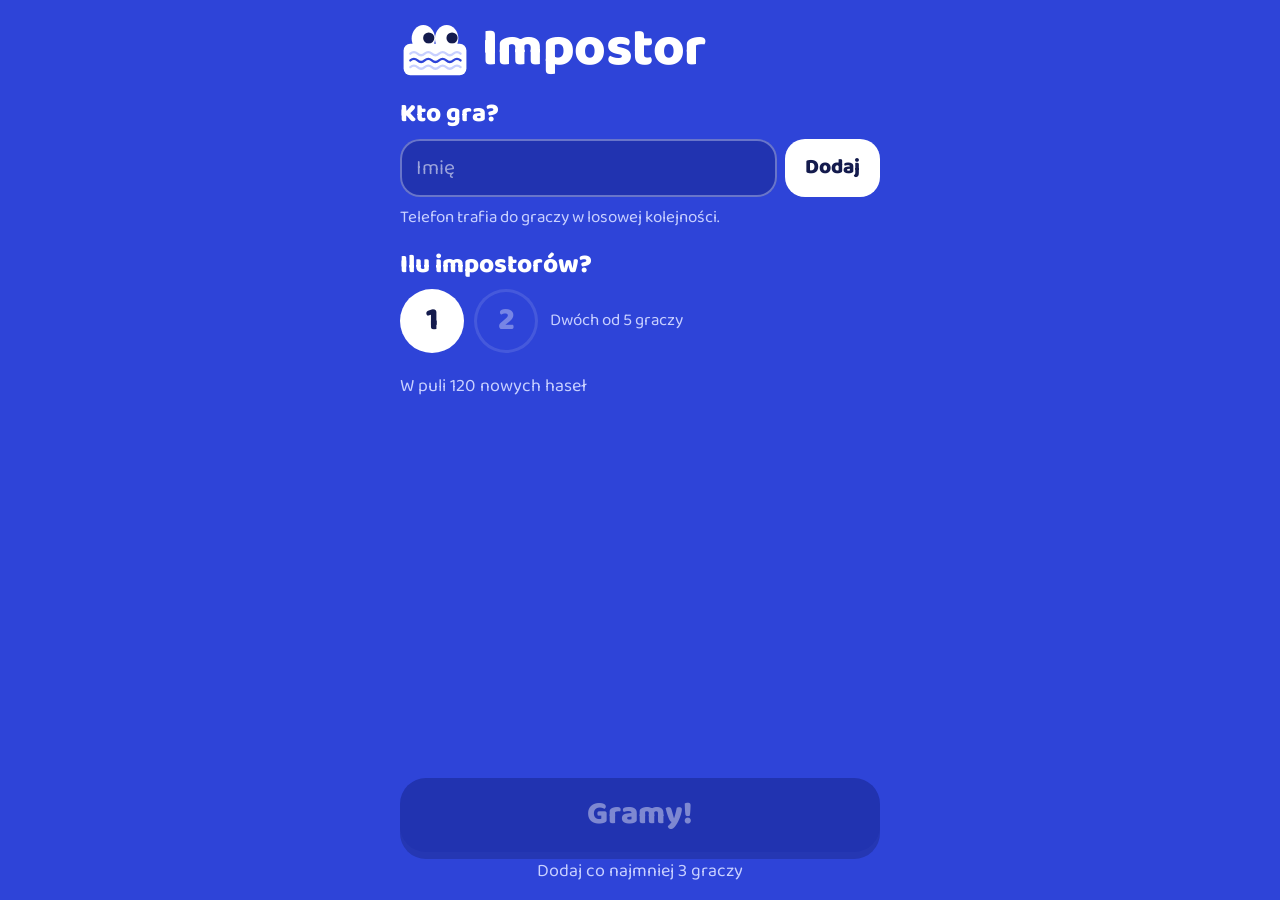
<file: index.html>
<!doctype html>
<html lang="pl" data-mode="game">
<head>
  <meta charset="utf-8">
  <meta name="viewport" content="width=device-width, initial-scale=1, viewport-fit=cover">
  <title>Impostor</title>
  <meta name="description" content="Rodzinna gra w impostora: telefon z rąk do rąk.">
  <meta name="theme-color" content="#2E44D8">
  <meta name="apple-mobile-web-app-capable" content="yes">
  <meta name="mobile-web-app-capable" content="yes">
  <meta name="apple-mobile-web-app-status-bar-style" content="black-translucent">
  <meta name="apple-mobile-web-app-title" content="Impostor">
  <link rel="manifest" href="manifest.webmanifest">
  <link rel="icon" href="icons/icon.svg" type="image/svg+xml">
  <link rel="apple-touch-icon" href="icons/apple-touch-icon.png">
  <link rel="preload" href="fonts/baloo2-latin.woff2" as="font" type="font/woff2" crossorigin>
  <link rel="preload" href="fonts/baloo2-latin-ext.woff2" as="font" type="font/woff2" crossorigin>
  <link rel="stylesheet" href="app.css">
</head>
<body>
  <div id="app"></div>
  <noscript>Ta gra potrzebuje włączonego JavaScriptu.</noscript>
  <script src="app.js"></script>
</body>
</html>
</file>
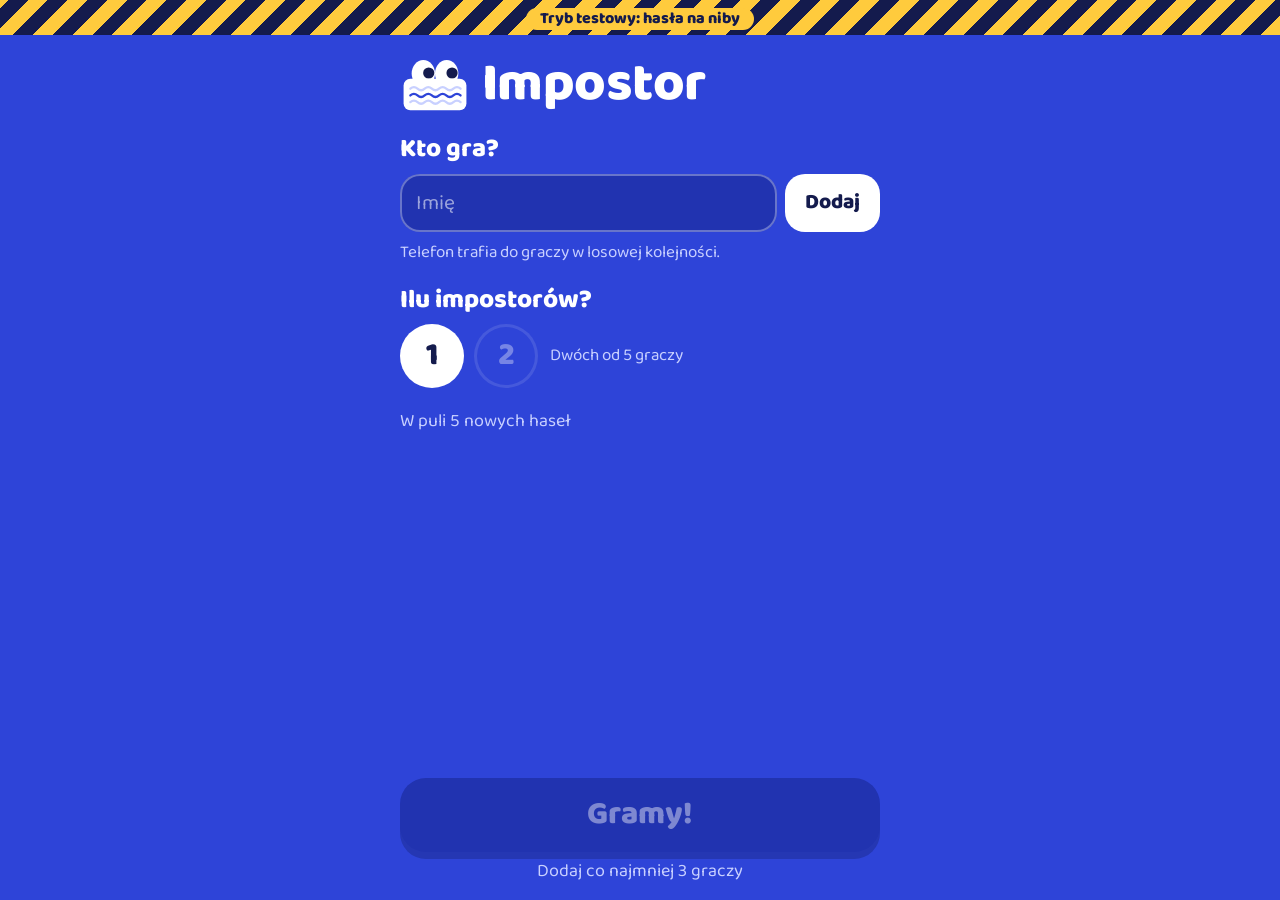
<file: test/index.html>
<!doctype html>
<html lang="pl" data-mode="test">
<head>
  <meta charset="utf-8">
  <meta name="viewport" content="width=device-width, initial-scale=1, viewport-fit=cover">
  <title>Impostor (test)</title>
  <meta name="robots" content="noindex">
  <meta name="theme-color" content="#2E44D8">
  <link rel="icon" href="../icons/icon.svg" type="image/svg+xml">
  <link rel="preload" href="../fonts/baloo2-latin.woff2" as="font" type="font/woff2" crossorigin>
  <link rel="preload" href="../fonts/baloo2-latin-ext.woff2" as="font" type="font/woff2" crossorigin>
  <link rel="stylesheet" href="../app.css">
</head>
<body>
  <div id="app"></div>
  <noscript>Ta gra potrzebuje włączonego JavaScriptu.</noscript>
  <script src="../app.js"></script>
</body>
</html>
</file>
<file: app.css>
@font-face {
  font-family: 'Baloo 2';
  font-style: normal;
  font-display: swap;
  font-weight: 400 800;
  src: url(fonts/baloo2-latin-ext.woff2) format('woff2');
  unicode-range: U+0100-02BA, U+02BD-02C5, U+02C7-02CC, U+02CE-02D7, U+02DD-02FF, U+0304, U+0308, U+0329, U+1D00-1DBF, U+1E00-1E9F, U+1EF2-1EFF, U+2020, U+20A0-20AB, U+20AD-20C0, U+2113, U+2C60-2C7F, U+A720-A7FF;
}
@font-face {
  font-family: 'Baloo 2';
  font-style: normal;
  font-display: swap;
  font-weight: 400 800;
  src: url(fonts/baloo2-latin.woff2) format('woff2');
  unicode-range: U+0000-00FF, U+0131, U+0152-0153, U+02BB-02BC, U+02C6, U+02DA, U+02DC, U+0304, U+0308, U+0329, U+2000-206F, U+20AC, U+2122, U+2191, U+2193, U+2212, U+2215, U+FEFF, U+FFFD;
}

:root {
  --kobalt: #2E44D8;
  --kobalt-deep: #2133B0;
  --ink: #141B4D;
  --ink-soft: #5A628F;
  --paper: #FFFFFF;
  --sun: #FFCB3D;
  --sun-deep: #D99A00;
  --mist: #C8D0FF;
  --red: #D92B2B;
  --glass: rgba(255, 255, 255, 0.14);
  --line: rgba(255, 255, 255, 0.32);
  --font: 'Baloo 2', ui-rounded, system-ui, sans-serif;
  --pad: 20px;
  --safe-t: env(safe-area-inset-top, 0px);
  --safe-b: env(safe-area-inset-bottom, 0px);
  /* wzór jak w kopercie z tajną wiadomością */
  --envelope:
    url("data:image/svg+xml,%3Csvg xmlns='http://www.w3.org/2000/svg' width='40' height='18'%3E%3Cpath d='M0 9 q10 -9 20 0 t20 0' fill='none' stroke='%232E44D8' stroke-opacity='.42' stroke-width='2.6'/%3E%3C/svg%3E"),
    url("data:image/svg+xml,%3Csvg xmlns='http://www.w3.org/2000/svg' width='18' height='40'%3E%3Cpath d='M9 0 q-9 10 0 20 t0 20' fill='none' stroke='%23C8D0FF' stroke-width='2.6'/%3E%3C/svg%3E");
}

* { box-sizing: border-box; margin: 0; padding: 0; }
html { touch-action: manipulation; }
html, body { min-height: 100%; }
body {
  background: var(--kobalt);
  color: var(--paper);
  font-family: var(--font);
  font-size: 20px;
  line-height: 1.25;
  -webkit-tap-highlight-color: transparent;
  -webkit-text-size-adjust: 100%;
  overscroll-behavior: none;
}
button { font: inherit; color: inherit; background: none; border: 0; cursor: pointer; touch-action: manipulation; }
button:disabled { cursor: default; }
input { font: inherit; }
svg { display: block; }
:focus-visible { outline: 3px solid var(--sun); outline-offset: 3px; }

#app { min-height: 100vh; min-height: 100dvh; display: flex; flex-direction: column; }

.screen {
  flex: 1;
  display: flex;
  flex-direction: column;
  gap: 22px;
  width: 100%;
  max-width: 520px;
  margin: 0 auto;
  padding: calc(var(--safe-t) + 14px) var(--pad) calc(var(--safe-b) + 20px);
}
html[data-mode="test"] .screen { padding-top: 14px; }

/* ---------- pasek trybu testowego ---------- */
.teststripe {
  position: sticky;
  top: 0;
  z-index: 10;
  padding: calc(var(--safe-t) + 5px) 0 5px;
  text-align: center;
  background: repeating-linear-gradient(-45deg, var(--sun) 0 14px, var(--ink) 14px 28px);
}
.teststripe span {
  display: inline-block;
  padding: 1px 14px;
  border-radius: 999px;
  background: var(--sun);
  color: var(--ink);
  font-size: 16px;
  font-weight: 800;
}

/* ---------- elementy wspólne ---------- */
h2 { font-size: 26px; font-weight: 800; line-height: 1.1; margin-bottom: 10px; }
.note { font-size: 17px; color: var(--mist); line-height: 1.3; }

.icon-btn {
  flex: none;
  width: 48px;
  height: 48px;
  border-radius: 16px;
  background: var(--glass);
  display: grid;
  place-items: center;
}
.icon-btn svg { width: 24px; height: 24px; }
.icon-gap { flex: none; width: 48px; }

.big {
  display: block;
  width: 100%;
  min-height: 74px;
  padding: 10px 20px;
  border-radius: 26px;
  background: var(--sun);
  color: var(--ink);
  font-size: 32px;
  font-weight: 800;
  line-height: 1.1;
  box-shadow: 0 7px 0 var(--sun-deep);
  margin-bottom: 7px;
  transition: transform 0.06s, box-shadow 0.06s, background-color 0.15s;
  user-select: none;
  -webkit-user-select: none;
}
.big:active:not(:disabled) { transform: translateY(6px); box-shadow: 0 1px 0 var(--sun-deep); }
.big:disabled {
  background: var(--kobalt-deep);
  color: rgba(255, 255, 255, 0.42);
  box-shadow: 0 7px 0 rgba(10, 16, 70, 0.25);
}
.big.ghost {
  background: transparent;
  color: var(--paper);
  font-size: 24px;
  min-height: 62px;
  box-shadow: inset 0 0 0 3px var(--line);
  margin-bottom: 0;
}
.big.ghost:active { transform: none; background: var(--glass); }

.bar { display: flex; align-items: center; justify-content: space-between; min-height: 48px; }
.bar .count { font-size: 19px; font-weight: 700; color: var(--mist); }

.who { text-align: center; }
.who .for { font-size: 21px; font-weight: 700; color: var(--mist); }
.who .name {
  font-size: clamp(46px, 15vw, 76px);
  font-weight: 800;
  line-height: 1;
  overflow-wrap: anywhere;
}

/* ---------- start ---------- */
.brand { display: flex; align-items: center; gap: 12px; padding-top: 6px; }
.brand svg { width: 70px; height: 58px; }
.brand h1 { font-size: 54px; font-weight: 800; line-height: 1; letter-spacing: -0.01em; }

.roster { list-style: none; display: flex; flex-direction: column; gap: 8px; }
.player { display: flex; align-items: center; gap: 6px; }
.player .toggle {
  flex: 1;
  min-width: 0;
  display: flex;
  align-items: center;
  gap: 12px;
  min-height: 58px;
  padding: 6px 16px 6px 10px;
  border-radius: 20px;
  background: var(--paper);
  color: var(--ink);
  font-size: 23px;
  font-weight: 700;
  text-align: left;
}
.player .pname { overflow: hidden; text-overflow: ellipsis; white-space: nowrap; }
.tick {
  flex: none;
  width: 34px;
  height: 34px;
  border-radius: 50%;
  background: var(--kobalt);
  color: var(--paper);
  display: grid;
  place-items: center;
}
.tick svg { width: 20px; height: 20px; }
.player.off .toggle { background: transparent; color: rgba(255, 255, 255, 0.62); box-shadow: inset 0 0 0 2px var(--line); }
.player.off .tick { background: transparent; box-shadow: inset 0 0 0 2px var(--line); }
.player.off .tick svg { visibility: hidden; }

.add { display: flex; gap: 8px; margin-top: 10px; }
.add input {
  flex: 1;
  min-width: 0;
  height: 58px;
  padding: 0 16px;
  border: 0;
  border-radius: 20px;
  background: var(--kobalt-deep);
  color: var(--paper);
  font-size: 21px;
  box-shadow: inset 0 0 0 2px var(--line);
}
.add input::placeholder { color: rgba(255, 255, 255, 0.55); }
.add input.shake { animation: shake 0.3s; box-shadow: inset 0 0 0 3px var(--sun); }
.add button {
  flex: none;
  height: 58px;
  padding: 0 20px;
  border-radius: 20px;
  background: var(--paper);
  color: var(--ink);
  font-size: 21px;
  font-weight: 800;
}
.players .note { margin-top: 10px; }

.seg-row { display: flex; align-items: center; gap: 12px; }
.seg { display: flex; gap: 10px; }
.seg button {
  width: 64px;
  height: 64px;
  border-radius: 50%;
  font-size: 32px;
  font-weight: 800;
  box-shadow: inset 0 0 0 3px var(--line);
}
.seg button[aria-pressed="true"] { background: var(--paper); color: var(--ink); box-shadow: none; }
.seg button:disabled { opacity: 0.35; }

.pool { display: flex; flex-wrap: wrap; align-items: baseline; gap: 2px 14px; font-size: 18px; color: var(--mist); }
.link { font-size: 18px; color: var(--paper); text-decoration: underline; text-underline-offset: 4px; padding: 6px 0; }

.cta {
  position: sticky;
  bottom: 0;
  margin: auto calc(-1 * var(--pad)) calc(-1 * (var(--safe-b) + 20px));
  padding: 14px var(--pad) calc(var(--safe-b) + 18px);
  background: var(--kobalt);
}
.cta .why { text-align: center; font-size: 18px; color: var(--mist); margin-top: 8px; }

/* ---------- rozdawanie ról ---------- */
.reveal { gap: 14px; }
.reveal .bar { display: grid; grid-template-columns: 48px 1fr 48px; align-items: center; }
.reveal .bar .for { text-align: center; font-size: 20px; font-weight: 700; color: var(--mist); }
.reveal .bar .count { text-align: right; }
.reveal > .name {
  margin-top: -8px;
  text-align: center;
  font-size: clamp(42px, 13vw, 64px);
  font-weight: 800;
  line-height: 1;
  overflow-wrap: anywhere;
}

/* ---------- karta z hasłem ---------- */
.card {
  --zone: clamp(96px, 30%, 170px); /* dolny pas na palec; hasło pokazuje się nad nim */
  position: relative;
  flex: 1;
  min-height: 300px;
  border-radius: 34px;
  background: var(--paper);
  color: var(--ink);
  overflow: hidden;
  box-shadow: 0 10px 0 var(--kobalt-deep);
  margin-bottom: 10px;
  user-select: none;
  -webkit-user-select: none;
  -webkit-touch-callout: none;
  touch-action: none;
}
.secret {
  position: absolute;
  inset: 0 0 var(--zone) 0;
  display: flex;
  flex-direction: column;
  align-items: center;
  justify-content: center;
  gap: 10px;
  padding: 24px 20px 6px;
  text-align: center;
  visibility: hidden;
}
.card.open .secret { visibility: visible; }
.s-top {
  display: inline-block;
  padding: 5px 18px 3px;
  border-radius: 999px;
  background: var(--kobalt);
  color: var(--paper);
  font-size: 24px;
  font-weight: 800;
  line-height: 1.15;
}
/* czerwień = impostor */
.s-top.imp { background: var(--red); font-size: 27px; padding: 7px 22px 5px; }
.result .for.imp {
  display: inline-block;
  margin-bottom: 8px;
  padding: 4px 18px 2px;
  border-radius: 999px;
  background: var(--red);
  color: var(--paper);
}
.s-main { width: 100%; font-size: 68px; font-weight: 800; line-height: 1.04; overflow-wrap: normal; }
.s-sub { font-size: 19px; font-weight: 600; color: var(--ink-soft); }

.cover {
  position: absolute;
  inset: 0;
  background-color: var(--paper);
  background-image: var(--envelope);
  background-position: center;
}
.card.open .cover { opacity: 0; transition: opacity 0.1s ease-out; }
.press {
  position: absolute;
  left: 50%;
  bottom: max(calc(var(--zone) / 2), 74px);
  transform: translate(-50%, 50%);
  display: flex;
  flex-direction: column;
  align-items: center;
  gap: 6px;
  padding: 14px 26px 10px;
  border-radius: 28px;
  background: var(--paper);
  box-shadow: 0 0 0 4px var(--kobalt);
  white-space: nowrap;
  transition: transform 0.1s;
}
.card.arming .press { transform: translate(-50%, 50%) scale(0.95); }
.ring { position: relative; width: 76px; height: 76px; display: grid; place-items: center; color: var(--kobalt); }
.ring > svg:not(.ring-svg) { width: 44px; height: 44px; }
.ring-svg { position: absolute; inset: 0; width: 100%; height: 100%; transform: rotate(-90deg); }
.ring .track { fill: none; stroke: var(--mist); stroke-width: 7; }
.ring .prog { fill: none; stroke: var(--kobalt); stroke-width: 7; stroke-linecap: round; stroke-dasharray: 100; stroke-dashoffset: 100; }
.card.arming .ring .prog { stroke-dashoffset: 0; transition: stroke-dashoffset var(--hold-ms, 1200ms) linear; }
.press-label { font-size: 23px; font-weight: 800; color: var(--ink); }

.card.static {
  flex: none;
  min-height: 0;
  display: flex;
  flex-direction: column;
  align-items: center;
  gap: 8px;
  padding: 28px 22px 30px;
  text-align: center;
}

/* ---------- rozgrywka ---------- */
.play .who { flex: 1; display: flex; flex-direction: column; justify-content: center; gap: 4px; }
.play .tip { font-size: 23px; font-weight: 600; margin-top: 18px; }
.hold { position: relative; overflow: hidden; isolation: isolate; }
.hold .fill {
  position: absolute;
  inset: 0;
  z-index: -1;
  background: var(--paper);
  transform: scaleX(0);
  transform-origin: left center;
}
.hold.holding .fill { transform: scaleX(1); transition: transform var(--hold-ms, 1200ms) linear; }
.hold .lbl { display: flex; flex-direction: column; align-items: center; }
.hold small { font-size: 18px; font-weight: 700; opacity: 0.75; }

/* ---------- wynik ---------- */
.result .who { margin-top: 18px; }
.result .who .name { animation: pop 0.45s cubic-bezier(0.2, 1.6, 0.4, 1) both; }
.actions { margin-top: auto; display: flex; flex-direction: column; gap: 12px; }

/* niższe telefony: mniejsze odstępy, żeby karta z hasłem była jak największa */
@media (max-height: 740px) {
  .screen { gap: 14px; }
  .bar { min-height: 44px; }
  .reveal .bar .for, .play .who .for { font-size: 18px; }
  .reveal > .name, .result .who .name { font-size: clamp(38px, 12vw, 56px); }
  .result .who { margin-top: 4px; }
  .card.static { padding: 18px 18px 20px; gap: 4px; }
  .actions { gap: 10px; }
  .big { min-height: 64px; font-size: 28px; }
  .big.ghost { min-height: 54px; font-size: 22px; }
  .card { min-height: 230px; border-radius: 28px; }
  .secret { padding: 16px 16px 4px; gap: 6px; }
  .ring { width: 62px; height: 62px; }
  .ring > svg:not(.ring-svg) { width: 36px; height: 36px; }
  .press { padding: 12px 22px 8px; bottom: max(calc(var(--zone) / 2), 64px); }
  .press-label { font-size: 21px; }
}
@media (max-height: 580px) {
  .reveal .bar .for { font-size: 16px; }
  .reveal > .name { font-size: 36px; }
  .card { min-height: 190px; --zone: clamp(84px, 32%, 170px); }
  .secret { padding-top: 10px; }
  .s-sub { display: none; }
  .ring { width: 52px; height: 52px; }
  .ring > svg:not(.ring-svg) { width: 30px; height: 30px; }
  .press { padding: 10px 18px 6px; bottom: max(calc(var(--zone) / 2), 56px); }
  .press-label { font-size: 19px; }
  .s-top { font-size: 20px; }
  .s-top.imp { font-size: 22px; }
  .s-sub { font-size: 16px; }
}

@keyframes pop { from { transform: scale(0.4); opacity: 0; } to { transform: scale(1); opacity: 1; } }
@keyframes shake { 25% { transform: translateX(-6px); } 75% { transform: translateX(6px); } }

@media (prefers-reduced-motion: reduce) {
  *, *::before, *::after { animation: none !important; transition: none !important; }
  /* pasek postępu przytrzymania zostaje, bo to informacja, a nie ozdoba */
  .hold.holding .fill { transition: transform var(--hold-ms, 1200ms) linear !important; }
  .card.arming .ring .prog { transition: stroke-dashoffset var(--hold-ms, 1200ms) linear !important; }
}
</file>
